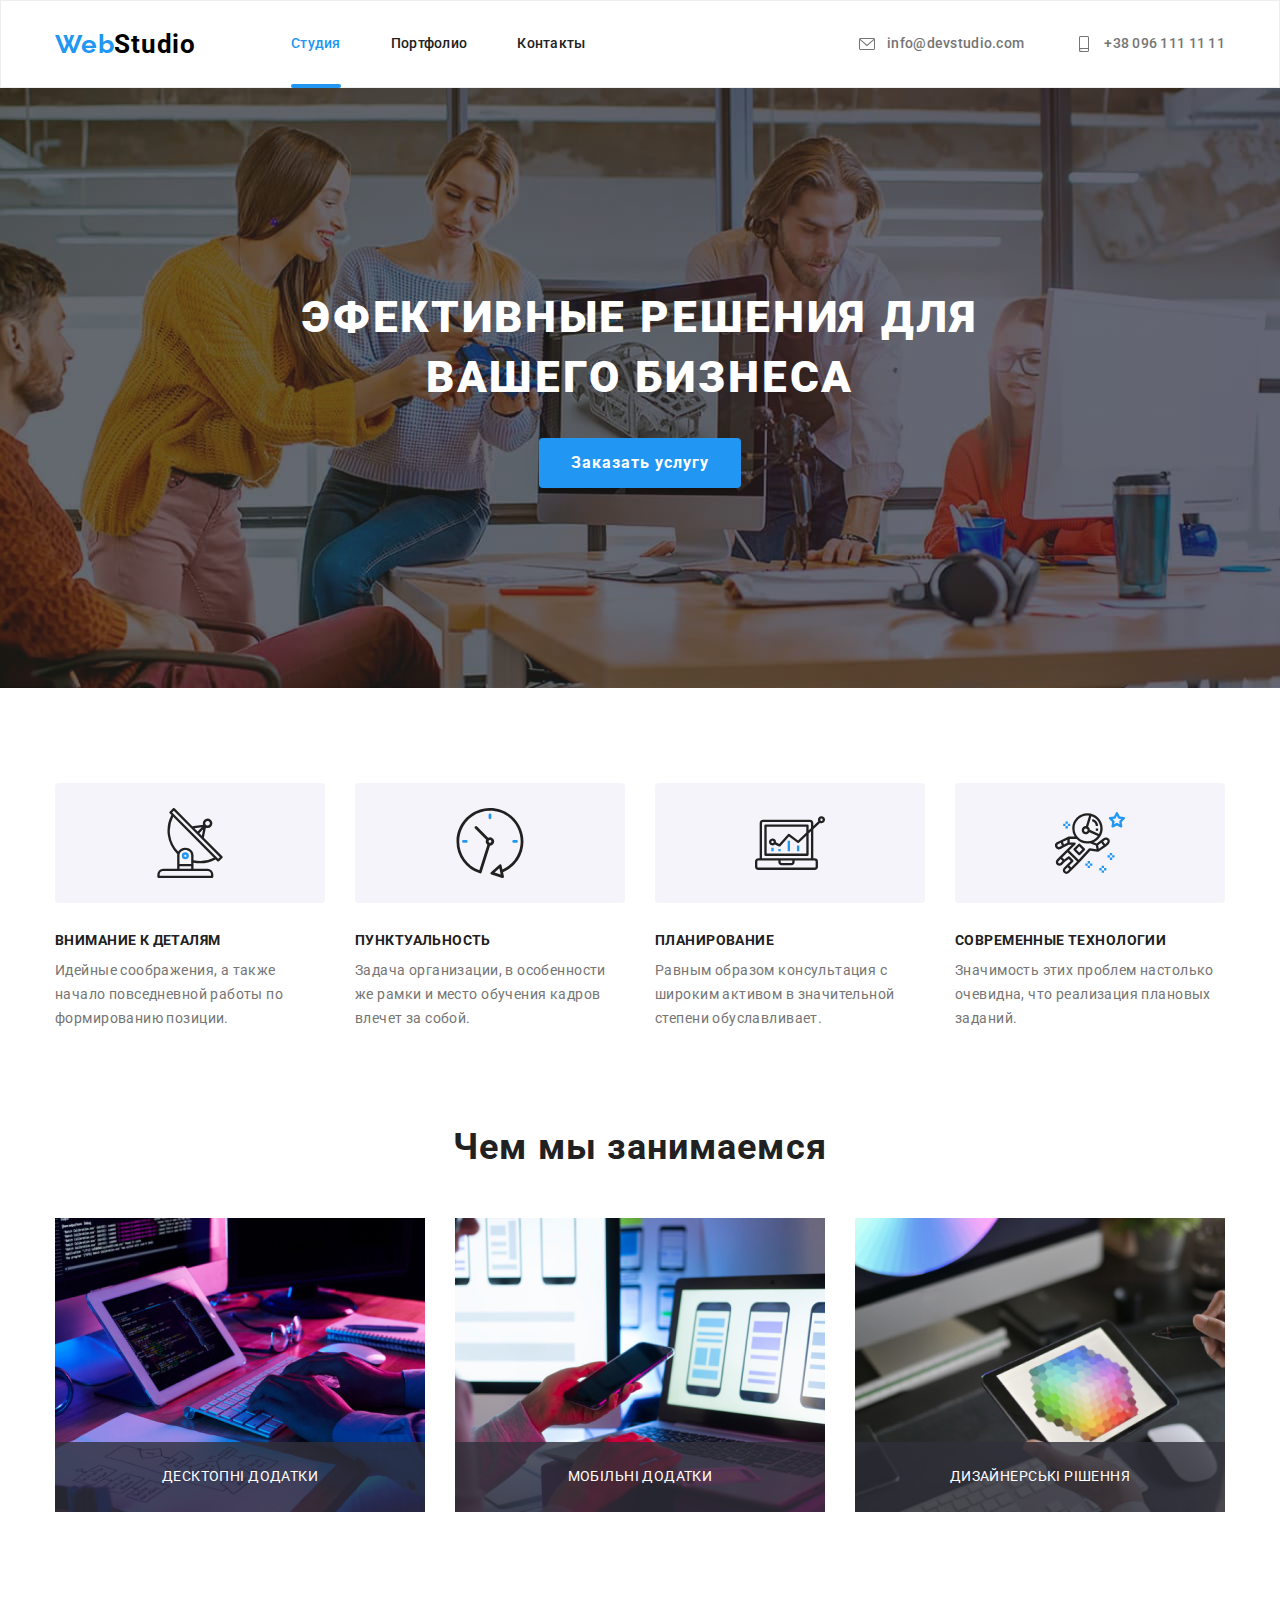
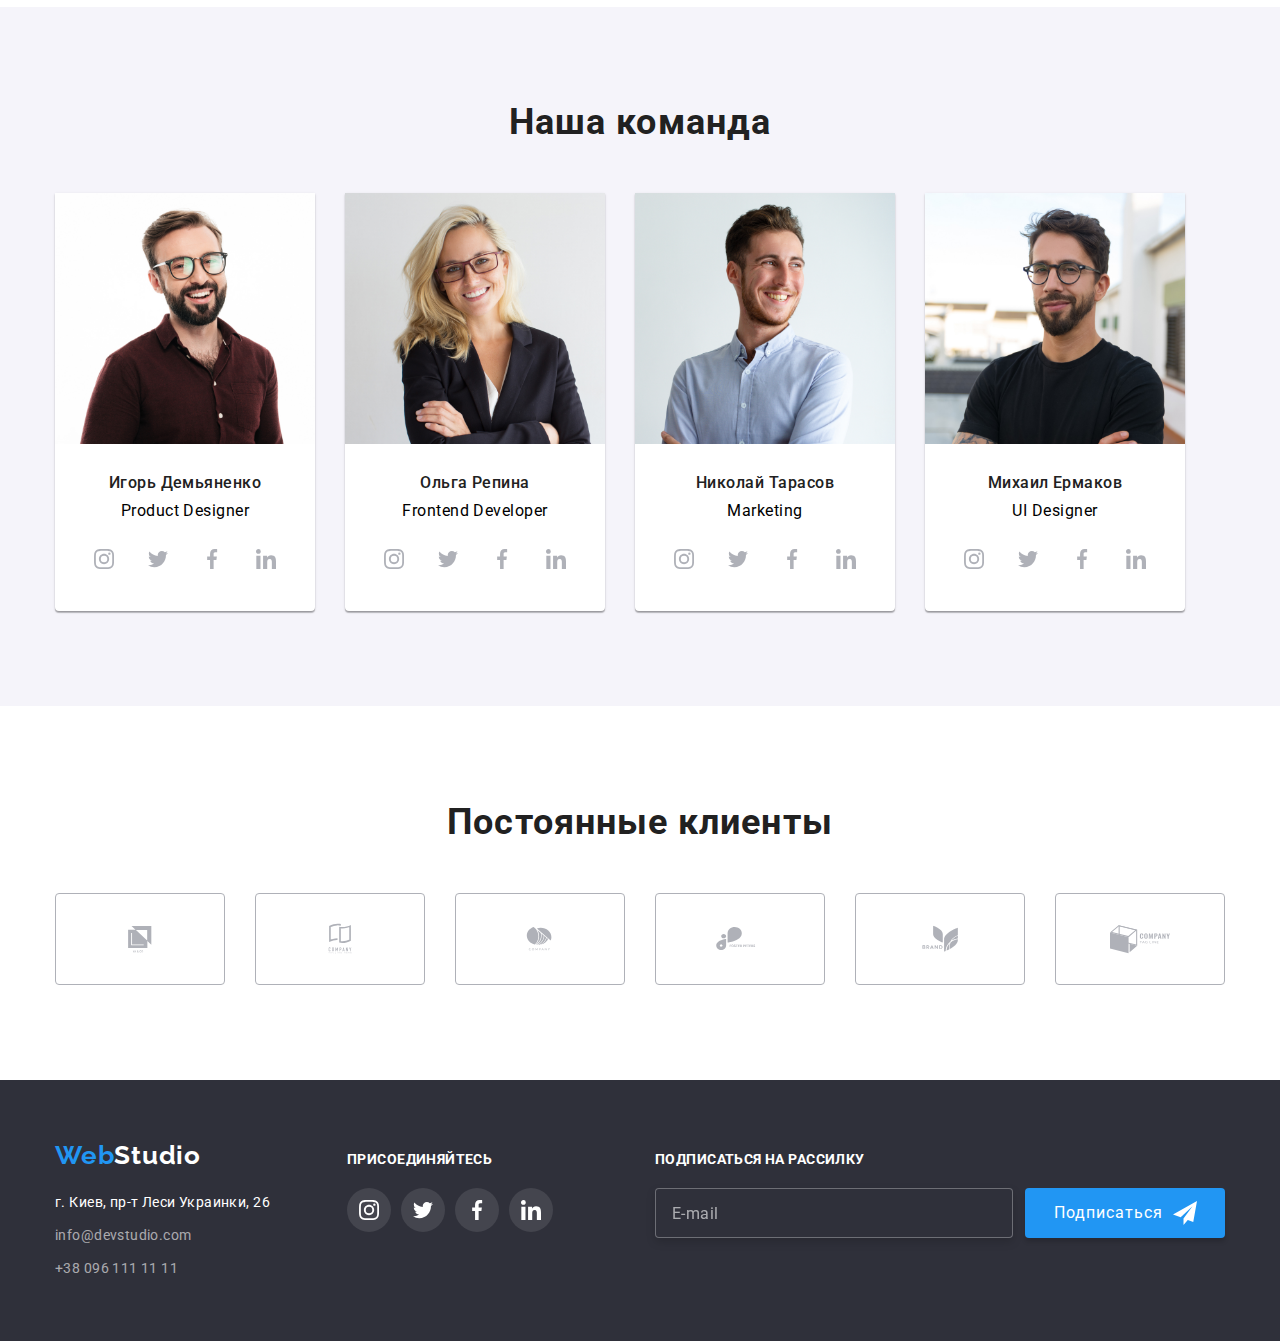
<file: index.html>
<!DOCTYPE html>
<html lang="ru">
  <head>
    <meta charset="UTF-8" />
    <meta http-equiv="X-UA-Compatible" content="IE=edge" />
    <meta name="viewport" content="width=device-width, initial-scale=1.0" />
    <title>WebStudio</title>
    <!-- шрифты -->
    <link
      href="https://fonts.googleapis.com/css2?family=Raleway:wght@700;900&family=Roboto:wght@400;500;700&display=swap"
      rel="stylesheet"
    />
    <!-- нормализация -->
    <link
      rel="stylesheet"
      href="https://cdnjs.cloudflare.com/ajax/libs/modern-normalize/1.0.0/modern-normalize.min.css"
    />
    <link rel="stylesheet" href="./css/style.css" />
    <link rel="preconnect" href="https://fonts.googleapis.com" />
    <link rel="preconnect" href="https://fonts.gstatic.com" crossorigin />
  </head>
  <body>
    <header class="header">
      <div class="container container-nav">
        <nav class="header-nav">
          <a class="logo" href="./index.html">
            <span class="span-logo">Web</span>Studio
          </a>
          <ul class="header-list list">
            <li class="header-item">
              <a href="./index.html" class="header-link active">Студия</a>
            </li>
            <li class="header-item">
              <a href="./portfolio.html" class="header-link">Портфолио</a>
            </li>
            <li class="header-item">
              <a href="" class="header-link">Контакты</a>
            </li>
          </ul>
        </nav>
        <ul class="header-contact list">
          <li class="header-item">
            <a href="mailto:info@devstudio.com" class="header-mail"
              ><svg class="header-tel-icon" width="10" height="16">
                <use href="./imag/symbol-defs.svg#icon-envelope"></use></svg
              >info@devstudio.com</a
            >
          </li>
          <li class="header-item">
            <a href="tel:+380961111111" class="header-mail"
              ><svg class="header-tel-icon" width="10" height="16">
                <use href="./imag/symbol-defs.svg#icon-smartphone"></use></svg
              >+38 096 111 11 11</a
            >
          </li>
        </ul>
      </div>
    </header>
    <!--Основной контент-->
    <main>
      <!--Герой-->
      <section class="hero">
        <div class="container hero-imag">
          <h1 class="hero-title">Эфективные решения для вашего бизнеса</h1>
          <button data-modal-open class="hero-but">Заказать услугу</button>
        </div>
      </section>

      <!-- Заказать услугу -->

      <!--Шапка сайта-->
      <section class="benefits">
        <div class="container">
          <ul class="benefits-list list">
            <li class="benefits-item">
              <div class="benefits-icon">
                <svg class="benefits-icon-svg" width="70" height="70">
                  <use href="./imag/symbol-defs.svg#icon-antenna"></use>
                </svg>
              </div>
              <h2 class="benefits-title">Внимание к деталям</h2>
              <p class="benefits-text">
                Идейные соображения, а также начало повседневной работы по
                формированию позиции.
              </p>
            </li>
            <li class="benefits-item">
              <div class="benefits-icon">
                <svg class="benefits-icon-svg" width="70" height="70">
                  <use href="./imag/symbol-defs.svg#icon-clock"></use>
                </svg>
              </div>
              <h2 class="benefits-title">Пунктуальность</h2>
              <p class="benefits-text">
                Задача организации, в особенности же рамки и место обучения
                кадров влечет за собой.
              </p>
            </li>
            <li class="benefits-item">
              <div class="benefits-icon">
                <svg class="benefits-icon-svg" width="70" height="70">
                  <use href="./imag/symbol-defs.svg#icon-diagram"></use>
                </svg>
              </div>
              <h2 class="benefits-title">Планирование</h2>
              <p class="benefits-text">
                Равным образом консультация с широким активом в значительной
                степени обуславливает.
              </p>
            </li>
            <li class="benefits-item">
              <div class="benefits-icon">
                <svg class="benefits-icon-svg" width="70" height="70">
                  <use href="./imag/symbol-defs.svg#icon-astronaut"></use>
                </svg>
              </div>
              <h2 class="benefits-title">Современные технологии</h2>
              <p class="benefits-text">
                Значимость этих проблем настолько очевидна, что реализация
                плановых заданий.
              </p>
            </li>
          </ul>
        </div>
      </section>
      <!--Чем мы занимаемся-->
      <section class="work">
        <div class="container">
          <h2 class="work-title">Чем мы занимаемся</h2>
          <ul class="work-list list">
            <li class="work-item">
              <img src="imag/occupation_one.jpg" alt="" width="370" />
              <p class="work-text">Десктопні додатки</p>
            </li>
            <li class="work-item">
              <img src="imag/occupation_two.jpg" alt="" width="370" />
              <p class="work-text">Мобільні додатки</p>
            </li>
            <li class="work-item">
              <img src="imag/occupation_three.jpg" alt="" width="370" />
              <p class="work-text">Дизайнерські рішення</p>
            </li>
          </ul>
        </div>
      </section>
      <!--Наша команда-->
      <section class="team">
        <div class="container">
          <h2 class="team-title">Наша команда</h2>
          <ul class="team-list list">
            <li class="team-item">
              <img src="imag/Igor.jpg" alt="Игорь Демьяненко" width="260" />
              <h3 class="team-title-name">Игорь Демьяненко</h3>
              <p class="team-text">Product Designer</p>
              <ul class="team-soc list">
                <li class="team-soc-item">
                  <a href="" class="item-soc-link link">
                    <svg class="item-soc-icon" width="20" height="20">
                      <use href="./imag/symbol-defs.svg#icon-instagram"></use>
                    </svg>
                  </a>
                </li>
                <li class="team-soc-item">
                  <a href="" class="item-soc-link link">
                    <svg class="item-soc-icon" width="20" height="20">
                      <use href="./imag/symbol-defs.svg#icon-twitter"></use>
                    </svg>
                  </a>
                </li>
                <li class="team-soc-item">
                  <a href="" class="item-soc-link link">
                    <svg class="item-soc-icon" width="20" height="20">
                      <use href="./imag/symbol-defs.svg#icon-facebook"></use>
                    </svg>
                  </a>
                </li>
                <li class="team-soc-item">
                  <a href="" class="item-soc-link link">
                    <svg class="item-soc-icon" width="20" height="20">
                      <use href="./imag/symbol-defs.svg#icon-linkedin"></use>
                    </svg>
                  </a>
                </li>
              </ul>
            </li>
            <li class="team-item">
              <img src="imag/olga.jpg" alt="Ольга Репина" width="260" />
              <h3 class="team-title-name">Ольга Репина</h3>
              <p class="team-text">Frontend Developer</p>
              <ul class="team-soc list">
                <li class="team-soc-item">
                  <a href="" class="item-soc-link link">
                    <svg class="item-soc-icon" width="20" height="20">
                      <use href="./imag/symbol-defs.svg#icon-instagram"></use>
                    </svg>
                  </a>
                </li>
                <li class="team-soc-item">
                  <a href="" class="item-soc-link link">
                    <svg class="item-soc-icon" width="20" height="20">
                      <use href="./imag/symbol-defs.svg#icon-twitter"></use>
                    </svg>
                  </a>
                </li>
                <li class="team-soc-item">
                  <a href="" class="item-soc-link link">
                    <svg class="item-soc-icon" width="20" height="20">
                      <use href="./imag/symbol-defs.svg#icon-facebook"></use>
                    </svg>
                  </a>
                </li>
                <li class="team-soc-item">
                  <a href="" class="item-soc-link link">
                    <svg class="item-soc-icon" width="20" height="20">
                      <use href="./imag/symbol-defs.svg#icon-linkedin"></use>
                    </svg>
                  </a>
                </li>
              </ul>
            </li>
            <li class="team-item">
              <img src="imag/nicolai.jpg" alt="Николай Тарасов" width="260" />
              <h3 class="team-title-name">Николай Тарасов</h3>
              <p class="team-text">Marketing</p>
              <ul class="team-soc list">
                <li class="team-soc-item">
                  <a href="" class="item-soc-link link">
                    <svg class="item-soc-icon" width="20" height="20">
                      <use href="./imag/symbol-defs.svg#icon-instagram"></use>
                    </svg>
                  </a>
                </li>
                <li class="team-soc-item">
                  <a href="" class="item-soc-link link">
                    <svg class="item-soc-icon" width="20" height="20">
                      <use href="./imag/symbol-defs.svg#icon-twitter"></use>
                    </svg>
                  </a>
                </li>
                <li class="team-soc-item">
                  <a href="" class="item-soc-link link">
                    <svg class="item-soc-icon" width="20" height="20">
                      <use href="./imag/symbol-defs.svg#icon-facebook"></use>
                    </svg>
                  </a>
                </li>
                <li class="team-soc-item">
                  <a href="" class="item-soc-link link">
                    <svg class="item-soc-icon" width="20" height="20">
                      <use href="./imag/symbol-defs.svg#icon-linkedin"></use>
                    </svg>
                  </a>
                </li>
              </ul>
            </li>
            <li class="team-item">
              <img src="imag/mihail.jpg" alt="Михаил Ермаков" width="260" />
              <h3 class="team-title-name">Михаил Ермаков</h3>
              <p class="team-text">UI Designer</p>
              <ul class="team-soc list">
                <li class="team-soc-item">
                  <a href="" class="item-soc-link link">
                    <svg class="item-soc-icon" width="20" height="20">
                      <use href="./imag/symbol-defs.svg#icon-instagram"></use>
                    </svg>
                  </a>
                </li>
                <li class="team-soc-item">
                  <a href="" class="item-soc-link link">
                    <svg class="item-soc-icon" width="20" height="20">
                      <use href="./imag/symbol-defs.svg#icon-twitter"></use>
                    </svg>
                  </a>
                </li>
                <li class="team-soc-item">
                  <a href="" class="item-soc-link link">
                    <svg class="item-soc-icon" width="20" height="20">
                      <use href="./imag/symbol-defs.svg#icon-facebook"></use>
                    </svg>
                  </a>
                </li>
                <li class="team-soc-item">
                  <a href="" class="item-soc-link link">
                    <svg class="item-soc-icon" width="20" height="20">
                      <use href="./imag/symbol-defs.svg#icon-linkedin"></use>
                    </svg>
                  </a>
                </li>
              </ul>
            </li>
          </ul>
        </div>
      </section>
      <!-- постоянные клиенты -->
      <section class="clients">
        <div class="container">
          <h2 class="clients-title">Постоянные клиенты</h2>
          <ul class="clients-list list">
            <li class="clients-item">
              <a href="" class="clients-link link">
                <svg class="clients-icon" width="106" height="60">
                  <use href="./imag/symbol-defs.svg#icon-Logo-1"></use>
                </svg>
              </a>
            </li>
            <li class="clients-item">
              <a href="" class="clients-link link">
                <svg class="clients-icon" width="106" height="60">
                  <use href="./imag/symbol-defs.svg#icon-Logo-2"></use>
                </svg>
              </a>
            </li>
            <li class="clients-item">
              <a href="" class="clients-link link">
                <svg class="clients-icon" width="106" height="60">
                  <use href="./imag/symbol-defs.svg#icon-Logo-3"></use>
                </svg>
              </a>
            </li>
            <li class="clients-item">
              <a href="" class="clients-link link">
                <svg class="clients-icon" width="106" height="60">
                  <use href="./imag/symbol-defs.svg#icon-Logo-4"></use>
                </svg>
              </a>
            </li>
            <li class="clients-item">
              <a href="" class="clients-link link">
                <svg class="clients-icon" width="106" height="60">
                  <use href="./imag/symbol-defs.svg#icon-Logo-5"></use>
                </svg>
              </a>
            </li>
            <li class="clients-item">
              <a href="" class="clients-link link">
                <svg class="clients-icon" width="106" height="60">
                  <use href="./imag/symbol-defs.svg#icon-Logo-6"></use>
                </svg>
              </a>
            </li>
          </ul>
        </div>
      </section>
    </main>
    <!--Подвал-->
    <footer class="footer">
      <div class="container">
        <div class="futer-contact">
          <a class="logo-futer" href="./index.html">
            <span class="span-logo">Web</span
            ><span class="span-studio">Studio</span></a
          >
          <address class="adres">
            <ul class="footer-list list">
              <li class="footer-item">
                <a
                  class="adres-gps"
                  href="https://goo.gl/maps/ThywqEjot6tUFqHi9"
                  >г. Киев, пр-т Леси Украинки, 26</a
                >
              </li>
              <li class="footer-item">
                <a class="adres-text" href="mailto:info@devstudio.com"
                  >info@devstudio.com</a
                >
              </li>
              <li class="footer-item">
                <a class="adres-text" href="tel:+380961111111"
                  >+38 096 111 11 11</a
                >
              </li>
            </ul>
          </address>
        </div>
        <div class="join-content">
          <p class="join-title">присоединяйтесь</p>
          <ul class="join-list list">
            <li class="join-item">
              <a href="" class="join-soc-link">
                <svg class="join-soc-icon" width="20" height="20">
                  <use href="./imag/symbol-defs.svg#icon-instagram"></use>
                </svg>
              </a>
            </li>
            <li class="join-item">
              <a href="" class="join-soc-link">
                <svg class="join-soc-icon" width="20" height="20">
                  <use href="./imag/symbol-defs.svg#icon-twitter"></use>
                </svg>
              </a>
            </li>
            <li class="join-item">
              <a href="" class="join-soc-link">
                <svg class="join-soc-icon" width="20" height="20">
                  <use href="./imag/symbol-defs.svg#icon-facebook"></use>
                </svg>
              </a>
            </li>
            <li class="join-item">
              <a href="" class="join-soc-link">
                <svg class="join-soc-icon" width="20" height="20">
                  <use href="./imag/symbol-defs.svg#icon-linkedin"></use>
                </svg>
              </a>
            </li>
          </ul>
        </div>

        <!-- Подписатся -->
        <form class="form-sextion">
          <p class="form-futer-title">Подписаться на рассилку</p>
          <div class="form-futer">
            <label class="form-futer-label" for="email-futer"></label>
            <input
              class="form-futer-input"
              type="email"
              name="email"
              id="email-futer"
              placeholder="E-mail"
              required
            />

            <button type="submit" class="form-futer-batton">Подписаться</button>
            <svg class="form-icon" width="24" height="24">
              <use href="./imag/symbol-defs.svg#icon-plane"></use>
            </svg>
          </div>
        </form>
      </div>
    </footer>
    <!-- модальное окно -->
    <div class="backdrop is-hidden" data-modal>
      <div class="modal">
        <div class="modal-icon-close">
          <svg data-modal-close class="modal-icon" width="30" height="30">
            <use href="./imag/symbol-defs.svg#icon-close1"></use>
          </svg>
        </div>
        <p class="form-title">Оставьте свои данные, мы вам перезвоним</p>

        <form class="form" autocomplete="off">
          <div class="form-field">
            <label class="form-lable" for="name">Імя</label>
            <div class="form-div">
              <input
                class="form-input"
                type="text"
                name="name"
                id="name"
                autofocus
                required
              />
              <svg class="form-input-icon" width="18" height="18">
                <use href="./imag/symbol-defs.svg#icon-person"></use>
              </svg>
            </div>
          </div>
          <div class="form-field">
            <label class="form-lable" for="tel">Телефон</label>
            <div class="form-div">
              <input
                class="form-input"
                type="tel"
                name="tel"
                id="tel"
                required
              />
              <svg class="form-input-icon" width="18" height="18">
                <use href="./imag/symbol-defs.svg#icon-phone"></use>
              </svg>
            </div>
          </div>
          <div class="form-field">
            <label class="form-lable" for="email">Почта</label>
            <div class="form-div">
              <input
                class="form-input"
                type="email"
                name="email"
                id="email"
                required
              />
              <svg class="form-input-icon" width="18" height="18">
                <use href="./imag/symbol-defs.svg#icon-email"></use>
              </svg>
            </div>
          </div>
          <div class="form-coment">
            <label class="form-lable" for="coment">Коментарий</label>
            <textarea
              class="form-texterea"
              name="coment"
              id="coment"
              placeholder="Введите текст"
            ></textarea>
          </div>

          <div class="form-checkbox">
            <input
              class="checkbox visually-hiden"
              type="checkbox"
              name="agreement"
              id="agreement"
              value="true"
            />
            <label for="agreement" class="checkbox-label">
              <span>
                <svg class="checkbox-icon" width="13" height="10">
                  <use href="./imag/symbol-defs.svg#icon-checkbox"></use>
                </svg>
              </span>
              Соглашаюсь с розсылкой и принимаю &nbsp;
              <a href="" class="checkbox-link">Условия договора</a></label
            >
          </div>

          <button type="submit" class="form-batton">Отправить</button>
        </form>
      </div>
    </div>

    <script src="./js/modal.js"></script>
  </body>
</html>
</file>
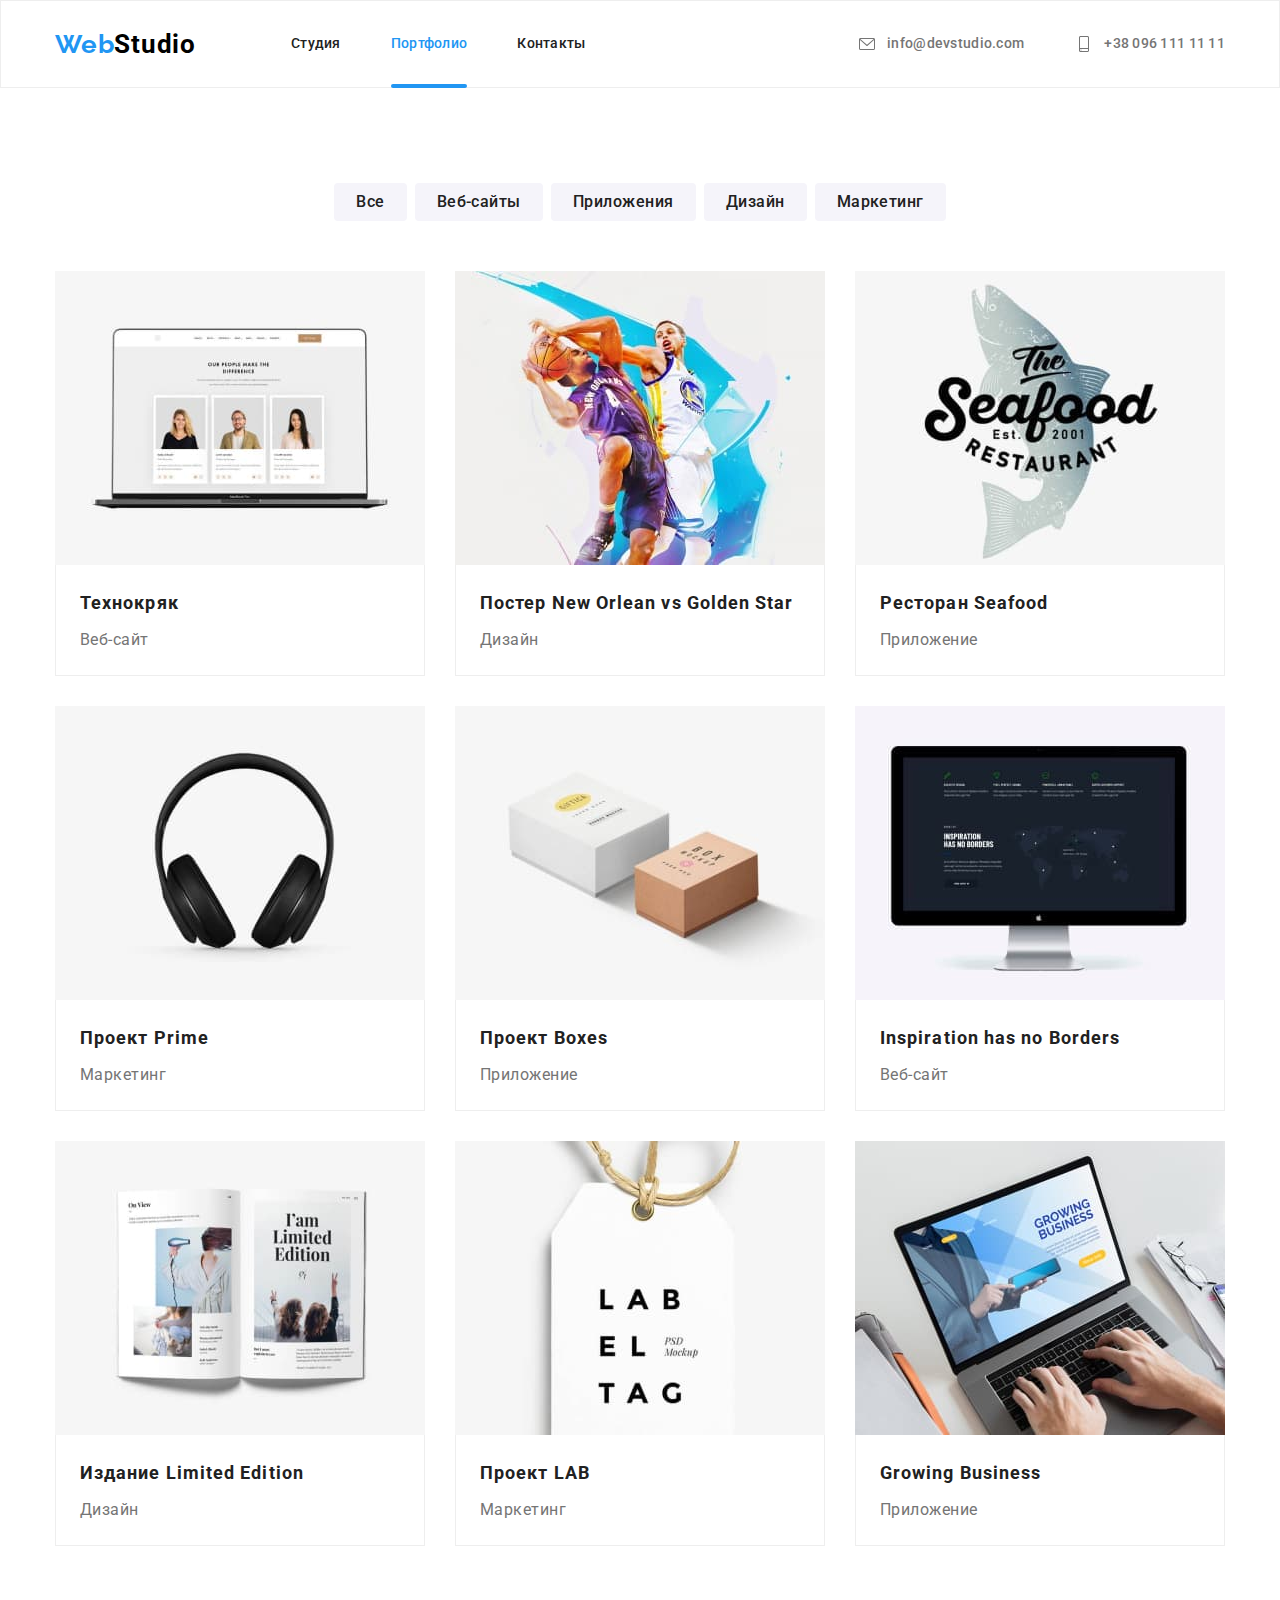
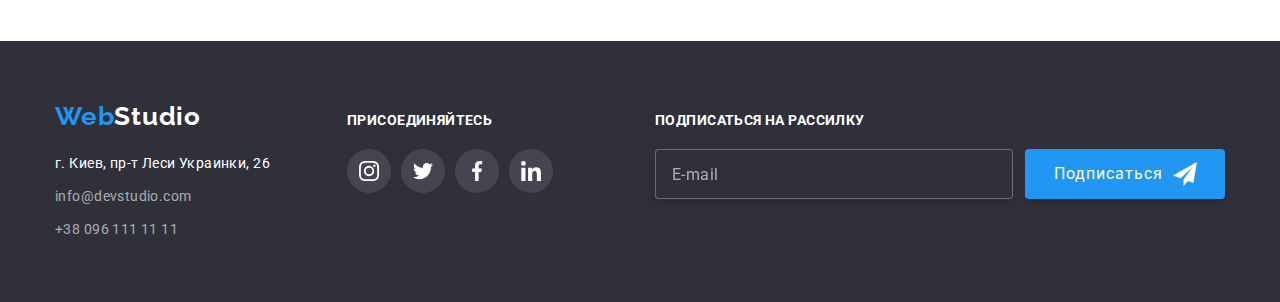
<file: portfolio.html>
<!DOCTYPE html>
<html lang="ru">
  <head>
    <meta charset="UTF-8" />
    <meta http-equiv="X-UA-Compatible" content="IE=edge" />
    <meta name="viewport" content="width=device-width, initial-scale=1.0" />
    <title>WebStudio</title>
    <!-- шрифты -->
    <link
      href="https://fonts.googleapis.com/css2?family=Raleway:wght@700;900&family=Roboto:wght@400;500;700&display=swap"
      rel="stylesheet"
    />
    <!-- нормализация -->
    <link
      rel="stylesheet"
      href="https://cdnjs.cloudflare.com/ajax/libs/modern-normalize/1.0.0/modern-normalize.min.css"
    />
    <link rel="stylesheet" href="./css/style.css" />
    <link rel="preconnect" href="https://fonts.googleapis.com" />
    <link rel="preconnect" href="https://fonts.gstatic.com" crossorigin />
  </head>
  <body>
    <header class="header">
      <div class="container container-nav">
        <nav class="header-nav">
          <a class="logo" href="./index.html">
            <span class="span-logo">Web</span>Studio
          </a>
          <ul class="header-list list">
            <li class="header-item">
              <a href="./index.html" class="header-link">Студия</a>
            </li>
            <li class="header-item">
              <a href="" class="header-link active">Портфолио</a>
            </li>
            <li class="header-item">
              <a href="" class="header-link">Контакты</a>
            </li>
          </ul>
        </nav>
        <ul class="header-contact list">
          <li class="header-item">
            <a href="mailto:info@devstudio.com" class="header-mail"
              ><svg class="header-tel-icon" width="10" height="16">
                <use href="./imag/symbol-defs.svg#icon-envelope"></use></svg
              >info@devstudio.com</a
            >
          </li>
          <li class="header-item">
            <a href="tel:+380961111111" class="header-mail"
              ><svg class="header-tel-icon" width="10" height="16">
                <use href="./imag/symbol-defs.svg#icon-smartphone"></use></svg
              >+38 096 111 11 11</a
            >
          </li>
        </ul>
      </div>
    </header>

    <!--Портфолио-->
    <h1 class="portf-non">Портфолио</h1>
    <section class="portfolio">
      <div class="container">
        <ul class="list-nav list">
          <li class="list-nav__item">
            <button type="button" class="list-nav__btn">Все</button>
          </li>
          <li class="list-nav__item">
            <button type="button" class="list-nav__btn">Веб-сайты</button>
          </li>
          <li class="list-nav__item">
            <button type="button" class="list-nav__btn">Приложения</button>
          </li>
          <li class="list-nav__item">
            <button type="button" class="list-nav__btn">Дизайн</button>
          </li>
          <li class="list-nav__item">
            <button type="button" class="list-nav__btn">Маркетинг</button>
          </li>
        </ul>
        <ul class="portfolio-list list">
          <li class="portfolio-item">
            <a href="" class="portfolio-link">
              <div class="portfolio-tumb">
                <img
                  src="imag/tehnopark.jpg"
                  alt="Вебсайт"
                  width="370"
                  height="294"
                />
                <p class="portfolio-text-action">
                  Ресурс пропонує комплексні пропозиції з різним рівнем
                  функціоналу та сервісів. Все це дозволить відвідувачу отримати
                  вичерпні відомості про компанію чи приватну особу.
                </p>
              </div>

              <div class="portfolio-naim">
                <h2 class="portfolio-title">Технокряк</h2>
                <p class="portfolio-text">Веб-сайт</p>
              </div>
            </a>
          </li>

          <li class="portfolio-item">
            <a class="portfolio-link" href="">
              <div class="portfolio-tumb">
                <img
                  src="imag/poster-new-orlean.jpg"
                  alt="Постер нового орлеана"
                  width="370"
                  height="294"
                />
                <p class="portfolio-text-action">
                  Ресурс пропонує комплексні пропозиції з різним рівнем
                  функціоналу та сервісів. Все це дозволить відвідувачу отримати
                  вичерпні відомості про компанію чи приватну особу.
                </p>
              </div>
              <div class="portfolio-naim">
                <h2 class="portfolio-title">
                  Постер New Orlean vs Golden Star
                </h2>
                <p class="portfolio-text">Дизайн</p>
              </div>
            </a>
          </li>

          <li class="portfolio-item">
            <a class="portfolio-link" href="">
              <div class="portfolio-tumb">
                <img
                  src="imag/restoran.jpg"
                  alt="Приложение ресторана"
                  width="370"
                  height="294"
                />
                <p class="portfolio-text-action">
                  Ресурс пропонує комплексні пропозиції з різним рівнем
                  функціоналу та сервісів. Все це дозволить відвідувачу отримати
                  вичерпні відомості про компанію чи приватну особу.
                </p>
              </div>

              <div class="portfolio-naim">
                <h2 class="portfolio-title">Ресторан Seafood</h2>
                <p class="portfolio-text">Приложение</p>
              </div>
            </a>
          </li>

          <li class="portfolio-item">
            <a class="portfolio-link" href="">
              <div class="portfolio-tumb">
                <img
                  src="imag/project-prime.jpg"
                  alt=" проект прайм"
                  width="370"
                  height="294"
                />
                <p class="portfolio-text-action">
                  Ресурс пропонує комплексні пропозиції з різним рівнем
                  функціоналу та сервісів. Все це дозволить відвідувачу отримати
                  вичерпні відомості про компанію чи приватну особу.
                </p>
              </div>
              <div class="portfolio-naim">
                <h2 class="portfolio-title">Проект Prime</h2>
                <p class="portfolio-text">Маркетинг</p>
              </div>
            </a>
          </li>

          <li class="portfolio-item">
            <a class="portfolio-link" href="">
              <div class="portfolio-tumb">
                <img
                  src="imag/project-boxes.jpg"
                  alt="Проек коробки"
                  width="370"
                  height="294"
                />
                <p class="portfolio-text-action">
                  Ресурс пропонує комплексні пропозиції з різним рівнем
                  функціоналу та сервісів. Все це дозволить відвідувачу отримати
                  вичерпні відомості про компанію чи приватну особу.
                </p>
              </div>
              <div class="portfolio-naim">
                <h2 class="portfolio-title">Проект Boxes</h2>
                <p class="portfolio-text">Приложение</p>
              </div>
            </a>
          </li>

          <li class="portfolio-item">
            <a class="portfolio-link" href="">
              <div class="portfolio-tumb">
                <img
                  src="imag/borders.jpg"
                  alt="Сайт Вдохновение не имеет границ"
                  width="370"
                  height="294"
                />
                <p class="portfolio-text-action">
                  Ресурс пропонує комплексні пропозиції з різним рівнем
                  функціоналу та сервісів. Все це дозволить відвідувачу отримати
                  вичерпні відомості про компанію чи приватну особу.
                </p>
              </div>
              <div class="portfolio-naim">
                <h2 class="portfolio-title">Inspiration has no Borders</h2>
                <p class="portfolio-text">Веб-сайт</p>
              </div>
            </a>
          </li>

          <li class="portfolio-item">
            <a class="portfolio-link" href="">
              <div class="portfolio-tumb">
                <img
                  src="imag/limited-edition.jpg"
                  alt="Издание книги"
                  width="370"
                  height="294"
                />
                <p class="portfolio-text-action">
                  Ресурс пропонує комплексні пропозиції з різним рівнем
                  функціоналу та сервісів. Все це дозволить відвідувачу отримати
                  вичерпні відомості про компанію чи приватну особу.
                </p>
              </div>
              <div class="portfolio-naim">
                <h2 class="portfolio-title">Издание Limited Edition</h2>
                <p class="portfolio-text">Дизайн</p>
              </div>
            </a>
          </li>

          <li class="portfolio-item">
            <a class="portfolio-link" href="">
              <div class="portfolio-tumb">
                <img src="imag/lab.jpg" alt="проект" width="370" height="294" />
                <p class="portfolio-text-action">
                  Ресурс пропонує комплексні пропозиції з різним рівнем
                  функціоналу та сервісів. Все це дозволить відвідувачу отримати
                  вичерпні відомості про компанію чи приватну особу.
                </p>
              </div>
              <div class="portfolio-naim">
                <h2 class="portfolio-title">Проект LAB</h2>
                <p class="portfolio-text">Маркетинг</p>
              </div>
            </a>
          </li>

          <li class="portfolio-item">
            <a class="portfolio-link" href="">
              <div class="portfolio-tumb">
                <img
                  src="imag/groving.jpg"
                  alt="Растущий бизнес"
                  width="370"
                  height="294"
                />
                <p class="portfolio-text-action">
                  Ресурс пропонує комплексні пропозиції з різним рівнем
                  функціоналу та сервісів. Все це дозволить відвідувачу отримати
                  вичерпні відомості про компанію чи приватну особу.
                </p>
              </div>
              <div class="portfolio-naim">
                <h2 class="portfolio-title">Growing Business</h2>
                <p class="portfolio-text">Приложение</p>
              </div>
            </a>
          </li>
        </ul>
      </div>
    </section>

    <footer class="footer">
      <div class="container">
        <div class="futer-contact">
          <a class="logo-futer" href="./index.html">
            <span class="span-logo">Web</span
            ><span class="span-studio">Studio</span></a
          >
          <address class="adres">
            <ul class="footer-list list">
              <li class="footer-item">
                <a
                  class="adres-gps"
                  href="https://goo.gl/maps/ThywqEjot6tUFqHi9"
                  >г. Киев, пр-т Леси Украинки, 26</a
                >
              </li>
              <li class="footer-item">
                <a class="adres-text" href="mailto:info@devstudio.com"
                  >info@devstudio.com</a
                >
              </li>
              <li class="footer-item">
                <a class="adres-text" href="tel:+380961111111"
                  >+38 096 111 11 11</a
                >
              </li>
            </ul>
          </address>
        </div>
        <div class="join-content">
          <p class="join-title">присоединяйтесь</p>
          <ul class="join-list list">
            <li class="join-item">
              <a href="" class="join-soc-link">
                <svg class="join-soc-icon" width="20" height="20">
                  <use href="./imag/symbol-defs.svg#icon-instagram"></use>
                </svg>
              </a>
            </li>

            <li class="join-item">
              <a href="" class="join-soc-link">
                <svg class="join-soc-icon" width="20" height="20">
                  <use href="./imag/symbol-defs.svg#icon-twitter"></use>
                </svg>
              </a>
            </li>
            <li class="join-item">
              <a href="" class="join-soc-link">
                <svg class="join-soc-icon" width="20" height="20">
                  <use href="./imag/symbol-defs.svg#icon-facebook"></use>
                </svg>
              </a>
            </li>
            <li class="join-item">
              <a href="" class="join-soc-link">
                <svg class="join-soc-icon" width="20" height="20">
                  <use href="./imag/symbol-defs.svg#icon-linkedin"></use>
                </svg>
              </a>
            </li>
          </ul>
        </div>
        <!-- Подписатся -->
        <form class="form-sextion">
          <p class="form-futer-title">Подписаться на рассилку</p>
          <div class="form-futer">
            <label class="form-futer-label" for="email"></label>
            <input
              class="form-futer-input"
              type="email"
              name="email"
              id="email"
              placeholder="E-mail"
              required
            />

            <button type="submit" class="form-futer-batton">Подписаться</button>
            <svg class="form-icon" width="24" height="24">
              <use href="./imag/symbol-defs.svg#icon-plane"></use>
            </svg>
          </div>
        </form>
      </div>
    </footer>
  </body>
</html>
</file>
<file: css/style.css>
html {
  box-sizing: border-box;
}
*.,
*::before,
*::after {
  box-sizing: inherit;
}
:root {
  --timing-cubic: cubic-bezier(0.4, 0, 0.2, 1);
}
body {
  margin: 0;
  font-family: 'Raleway', sans-serif;

  font-family: 'Roboto', sans-serif;

  background: #ffffff;
}
h1,
h2,
h3,
h4,
h5,
h6,
p {
  margin: 0;
}
img {
  display: block;
  min-width: 100%;
  height: auto;
}

ul {
  margin: 0;
  padding: 0;
  list-style: 0;
}

a {
  text-decoration: none;
}

address {
  font-style: normal;
}
.visually-hiden {
  position: absolute;
  white-space: nowrap;
  width: 1px;
  height: 1px;
  overflow: hidden;
  border: 0;
  padding: 0;
  clip: rect(0 0 0 0);
  clip-path: inset(50%);
  margin: -1px;
}
/* Скидівание точекв в li */
.list {
  list-style: none;
}
.container {
  width: 1200px;
  padding-right: 15px;
  padding-left: 15px;
  margin-right: auto;
  margin-left: auto;
}

/* heder */
.header {
  background-color: #ffffff;
  border: 1px solid #eeeeee;
}

.container-nav {
  display: flex;
  align-items: center;
}

/* Логотип */
.span-logo {
  font-family: 'Raleway';
  font-style: normal;
  font-weight: 700;
  font-size: 26px;
  line-height: 1.19;
  letter-spacing: 0.03em;
  color: #2196f3;
}

.logo {
  font-weight: 700;
  font-size: 26px;
  line-height: 1.19;
  letter-spacing: 0.03em;
  color: #000000;
}

.span-logo,
.logo {
  text-decoration: none;
}

.header-list .header-item + .header-item {
  margin-left: 50px;
}

.header-nav {
  display: flex;
  align-items: center;
}

.header-list {
  display: flex;
  margin-left: 95px;
}

.header-contact {
  display: flex;
  margin-left: auto;
}

.header-contact .header-item:not(:last-child) {
  margin-right: 50px;
}

/* header ссылки */

.header-link {
  /* relativ dobavil */
  position: relative;
  display: block;
  padding-top: 35px;
  padding-bottom: 35px;
  text-decoration: none;
  color: #212121;
  font-weight: 500;
  font-size: 14px;
  line-height: 1.14;
  letter-spacing: 0.02em;
  cursor: pointer;
  transition: color 250ms cubic-bezier(0.4, 0, 0.2, 1);
}
/* подчеркивание   */
.active {
  color: #2196f3;
}
.active::after {
  position: absolute;
  display: block;
  content: '';
  bottom: -1px;
  right: 0;
  width: 100%;
  background-color: #2196f3;
  height: 4px;
  border-radius: 2px;
}

/* header емеил и тел */
.header-contact {
  display: flex;
}

.header-tel-icon {
  margin-right: 10px;
  fill: #757575;
  height: 16px;
  width: 20px;
  fill: currentColor;
}

.header-mail {
  display: flex;
  align-items: center;
  font-style: normal;
  font-weight: 500;
  font-size: 14px;
  line-height: 1.14;
  letter-spacing: 0.02em;
  color: #757575;
  padding-top: 35px;
  padding-bottom: 35px;
  transition: color 250ms cubic-bezier(0.4, 0, 0.2, 1);
}

/* Эфект ховер навидение */

.header-link:hover,
.header-link:focus {
  color: #2196f3;
}

.header-mail:hover,
.header-mail:focus,
.header-tel-icon:hover,
.header-tel-icon:focus {
  color: #2196f3;
  transition: background-color 250ms cubic-bezier(0.4, 0, 0.2, 1),
    color 250ms cubic-bezier(0.4, 0, 0.2, 1);
}

/* Герой */

.hero-title {
  font-weight: 900;
  font-size: 44px;
  line-height: 1.36;
  text-align: center;
  letter-spacing: 0.06em;
  text-transform: uppercase;
  color: #ffffff;
  width: 700px;
  margin: 0 auto;
  margin-bottom: 30px;
}
.hero {
  margin-right: auto;
  margin-left: auto;
  background-repeat: no-repeat;
  background-position: center;
  background-size: cover;
  max-width: 1600px;
  padding: 200px 0;
  background-color: #2f303a;
  background-image: linear-gradient(
      to right,
      rgba(49, 58, 47, 0.4),
      rgba(47, 48, 58, 0.4)
    ),
    url(../imag/Img-hero.jpg);
  /* background-image: url(../imag/Img-Overlay.png), url(../imag/Img-hero.jpg); */
}

.hero-but {
  display: block;
  margin: 0 auto;
  border-radius: 4px;
  padding: 10px 32px;
  font-weight: 700;
  font-size: 16px;
  line-height: 1.88;
  align-items: center;
  text-align: center;
  letter-spacing: 0.06em;
  color: #ffffff;
  background-color: #2196f3;
  box-shadow: 0px 4px 4px rgba(0, 0, 0, 0.15);
  cursor: pointer;
  border-width: 0;

  transition: background-color 250ms cubic-bezier(0.4, 0, 0.2, 1),
    color 250ms cubic-bezier(0.4, 0, 0.2, 1);
  /* transition-property: background-color, color;
  transition-duration: 250ms;
  transition-timing-function: cubic-bezier(0.4, 0, 0.2, 1); */
}
.hero-but:hover {
  color: #2196f3;
  background-color: #ffffff;
}

/* Шапка сайта */
.benefits {
  padding-bottom: 95px;
  padding-top: 95px;
}
.benefits-list {
  display: flex;
  border-radius: 4px;
  /* margin-right: 30px; */
}
.benefits-icon {
  display: flex;
  background-color: #f5f4fa;
  width: 270px;
  height: 120px;
  margin-bottom: 30px;
  border-radius: 4px;
  align-items: center;
  justify-content: center;
}

.benefits-item {
  margin-right: 30px;
}

.benefits-item:last-child {
  margin-right: 0px;
}

.benefits-title {
  font-weight: 700;
  font-size: 14px;
  line-height: 1.14;
  letter-spacing: 0.03em;
  text-transform: uppercase;
  color: #212121;
  margin-bottom: 10px;
}

.benefits-text {
  font-weight: 400;
  font-size: 14px;
  line-height: 1.71;
  letter-spacing: 0.03em;
  color: #757575;
}

/* Чем мы занимаемся */
.work {
  padding-bottom: 95px;
}
.work-title {
  font-weight: 700;
  font-size: 36px;
  line-height: 42px;
  text-align: center;
  letter-spacing: 0.03em;
  color: #212121;
  margin-bottom: 50px;
}

.work-list {
  display: flex;
  gap: 30px;
}
.work-item {
  position: relative;
  width: calc((100% - 60px) / 3);
  max-width: 100%;
  height: auto;
}

.work-text {
  display: flex;
  position: absolute;
  bottom: 0px;
  font-size: 14px;
  line-height: 1.14;
  letter-spacing: 0.03em;
  text-transform: uppercase;
  align-items: center;
  justify-content: center;

  width: 100%;
  height: 70px;

  color: #ffffff;
  background-color: rgba(47, 48, 58, 0.8);
}

/* Наша команда */
.team {
  background: #f5f4fa;
  padding-bottom: 95px;
  padding-top: 95px;
}

.team-title {
  font-weight: 700;
  font-size: 36px;
  line-height: 1.16;
  text-align: center;
  letter-spacing: 0.03em;
  color: #212121;
  margin-bottom: 50px;
}

.team-list {
  display: flex;
  gap: 30px;
}
.team-item {
  background: #ffffff;
  box-shadow: 0px 1px 3px rgba(0, 0, 0, 0.12), 0px 1px 1px rgba(0, 0, 0, 0.14),
    0px 2px 1px rgba(0, 0, 0, 0.2);
  border-radius: 0px 0px 4px 4px;
}

.team-title-name {
  font-weight: 500;
  font-size: 16px;
  line-height: 1.18;
  text-align: center;
  letter-spacing: 0.03em;
  color: #212121;
  text-align: center;
  padding-top: 30px;
  margin-bottom: 10px;
}

.team-text {
  font-weight: 400;
  font-size: 16px;
  line-height: 1.18;
  text-align: center;
  letter-spacing: 0.03em;
  fill: currentColor;
  margin-bottom: 16px;
}
.team-soc {
  display: flex;
  justify-content: center;
  gap: 10px;
  padding-bottom: 30px;
}

.item-soc-link {
  width: 44px;
  height: 44px;
  border-radius: 50%;
  background-color: #ffffff;
  display: flex;
  align-items: center;
  justify-content: center;

  fill: #afb1b8;
  transition: background-color 250ms cubic-bezier(0.4, 0, 0.2, 1),
    fill 250ms cubic-bezier(0.4, 0, 0.2, 1);
}
.item-soc-link:hover,
.item-soc-link:focus {
  background-color: #2196f3;
  fill: #ffffff;
}
/* <!-- постоянные клиенты --> */
.clients {
  background: #ffffff;
  padding-bottom: 95px;
  padding-top: 95px;
}
.clients-title {
  /* font-weight: 700; */
  font-size: 36px;
  line-height: calc(42 / 36);
  margin-bottom: 50px;
  text-align: center;
  letter-spacing: 0.03em;
  color: #212121;
}
.clients-list {
  display: flex;
  gap: 30px;
  justify-content: center;
}

.clients-link {
  display: flex;
  width: 170px;
  height: 92px;
  align-items: center;
  justify-content: center;
  border: 1px solid #afb1b8;
  border-radius: 4px;
  /* background-color: #ffffff; */
  color: #afb1b8;
  transition: color 250ms cubic-bezier(0.4, 0, 0.2, 1),
    border-color 250ms cubic-bezier(0.4, 0, 0.2, 1);
}
.clients-link {
  fill: currentColor;
}
.clients-link:hover,
.clients-link:focus {
  border-color: #2196f3;
  color: #2196f3;
}

/* Подвал */
.footer {
  background: #2f303a;
  padding-top: 60px;
  padding-bottom: 60px;
}
.footer .container {
  display: flex;
  align-items: baseline;
  justify-content: space-between;
}
.logo-futer {
  display: block;
  margin-bottom: 20px;
}
.span-studio {
  font-family: 'Raleway';
  font-weight: 700;
  font-size: 26px;
  line-height: 31px;
  letter-spacing: 0.03em;
  color: #ffffff;
}

.footer-item {
  margin-bottom: 9px;
  transition: color 250ms cubic-bezier(0.4, 0, 0.2, 1);
}
.footer-item:last-child {
  margin-bottom: 0px;
}
.adres-gps {
  font-style: normal;
  font-weight: 400;
  font-size: 14px;
  line-height: 1.71;
  letter-spacing: 0.03em;
  color: #ffffff;
  text-decoration: none;
  transition: color 250ms cubic-bezier(0.4, 0, 0.2, 1);
}

.adres-text {
  font-style: normal;
  font-weight: 400;
  font-size: 14px;
  line-height: 1.71;
  letter-spacing: 0.03em;
  color: rgba(255, 255, 255, 0.6);
  transition: color 250ms cubic-bezier(0.4, 0, 0.2, 1);
}

.adres-gps:hover,
.adres-text:hover,
.adres-gps:focus,
.adres-text:focus {
  color: #2196f3;
}

/* присоиденяйтесь */

.join-content {
  width: 206px;
  height: 80px;
  margin-left: 70px;
}
.join-title {
  font-weight: 700;
  font-size: 14px;
  line-height: 1.14;
  letter-spacing: 0.03em;
  text-transform: uppercase;
  color: #ffffff;
  margin-bottom: 20px;
}
.join-list {
  display: flex;
  justify-content: center;
  gap: 10px;
}
.join-soc-link {
  display: flex;
  width: 44px;
  height: 44px;
  align-items: center;
  justify-content: center;
  border-radius: 50%;
  background-color: rgba(255, 255, 255, 0.1);
  fill: #ffffff;
  transition: background-color 250ms cubic-bezier(0.4, 0, 0.2, 1);
}

.join-soc-link:hover,
.join-soc-link:focus {
  background-color: #2196f3;
}
/* Форма в подвале футере */

.form-sextion {
  margin-left: 95px;
}
.form-futer-title {
  font-weight: 700;
  font-size: 14px;
  line-height: 1.14;
  letter-spacing: 0.03em;
  text-transform: uppercase;

  margin-bottom: 20px;

  color: #ffffff;
}

.form-futer {
  position: relative;
  display: flex;
}
.form-futer-input {
  outline: transparent;
  display: block;
  width: 358px;
  height: 50px;
  margin: 0;
  font-weight: 400;
  font-size: 16px;
  padding-left: 16px;
  line-height: 1.25;
  color: rgba(255, 255, 255, 0.6);
  background: #2f303a;
  border: 1px solid rgba(255, 255, 255, 0.3);
  filter: drop-shadow(0px 4px 4px rgba(0, 0, 0, 0.15));
  border-radius: 4px;
  transition: border 250ms cubic-bezier(0.4, 0, 0.2, 1);
}

.form-futer input::placeholder {
  font-weight: 400;
  font-size: 16px;
  line-height: 1.25;
  display: flex;
  align-items: center;
  letter-spacing: 0.03em;
  color: rgba(255, 255, 255, 0.6);
}
.form-icon {
  position: absolute;
  fill: #ffffff;
  top: 50%;
  right: 28px;

  transform: translateY(-50%);
}

.form-futer-batton {
  width: 200px;
  height: 50px;
  margin-left: 12px;
  position: relative;
  display: block;
  outline: transparent;
  cursor: pointer;
  align-items: center;
  text-align: center;
  letter-spacing: 0.06em;
  font-size: 16px;
  line-height: 1.87x;
  padding: 10px 62px 10px 29px;
  color: #ffffff;
  background-color: #2196f3;
  box-shadow: 0px 4px 4px rgba(0, 0, 0, 0.15);
  border-radius: 4px;
  border-width: 0;
}
.form-futer:focus-within > .form-futer-input {
  border: 1px solid #2196f3;
}

/* портфолио */

.portfolio {
  padding-top: 95px;
  padding-bottom: 95px;
}
.list-nav {
  display: flex;
  justify-content: center;
  margin-bottom: 50px;
}

.portf-non {
  display: none;
}

.list-nav__btn {
  border: 0;
  font-weight: 500;
  font-size: 16px;
  line-height: 1.62;
  text-align: center;
  letter-spacing: 0.03em;
  background-color: #f5f4fa;
  color: #212121;
  cursor: pointer;
  border-radius: 4px;
  padding: 6px 22px;

  transition: background-color 250ms cubic-bezier(0.4, 0, 0.2, 1),
    color 250ms cubic-bezier(0.4, 0, 0.2, 1),
    box-shadow 250ms cubic-bezier(0.4, 0, 0.2, 1);
}

.list-nav .list-nav__item:not(:last-child) {
  margin-right: 8px;
}

.list-nav__btn:hover,
.list-nav__btn:focus {
  background-color: #2196f3;
  color: #ffffff;
  box-shadow: 0px 3px 1px rgba(0, 0, 0, 0.1), 0px 1px 2px rgba(0, 0, 0, 0.08),
    0px 2px 2px rgba(0, 0, 0, 0.12);
}

.portfolio-list {
  display: flex;
  flex-wrap: wrap;
  padding: 0;
  list-style: none;
  margin: -15px;
}

.portfolio-item {
  width: 370px;
  margin: 15px;
}
.portfolio-tumb {
  position: relative;
  overflow: hidden;
}

.portfolio-text-action {
  position: absolute;
  display: inline-block;
  padding: 63px 24px;
  top: 0;
  left: 0;
  font-weight: 400;
  font-size: 18px;
  line-height: 1.56;
  letter-spacing: 0.03em;
  color: #ffffff;
  background-color: rgba(33, 150, 243, 0.9);
  opacity: 0;
  transition: transform 250ms cubic-bezier(0.4, 0, 0.2, 1),
    opacity 250ms cubic-bezier(0.4, 0, 0.2, 1);
  transform: translateY(100%);
}

.portfolio-item:hover .portfolio-text-action {
  transform: translateY(0);
}
.portfolio-link {
  transition: box-shadow 250ms cubic-bezier(0.4, 0, 0.2, 1);
}
.portfolio-link:hover .portfolio-text-action {
  transform: translateY(0);
  opacity: 1;
}
.portfolio-link:focus .portfolio-text-action {
  transform: translateY(0);
}
.portfolio-link:hover,
.portfolio-link:focus {
  display: block;
  box-shadow: 0px 1px 1px rgba(0, 0, 0, 0.12), 0px 4px 4px rgba(0, 0, 0, 0.06),
    1px 4px 6px rgba(0, 0, 0, 0.16);
  cursor: pointer;
}

.portfolio-naim {
  padding: 20px 24px;
  border-bottom: 1px solid #eeeeee;
  border-left: 1px solid #eeeeee;
  border-right: 1px solid #eeeeee;
}
.portfolio-title {
  font-weight: 700;
  font-size: 18px;
  line-height: 2;
  letter-spacing: 0.06em;
  color: #212121;
  margin-top: 0px;
  margin-bottom: 4px;
}

.portfolio-text {
  font-weight: 400;
  font-size: 16px;
  line-height: 1.88;
  letter-spacing: 0.03em;
  color: #757575;
}
/* backdrop */
.backdrop {
  position: fixed;
  top: 0;
  left: 0;
  width: 100%;
  height: 100%;
  background-color: rgba(0, 0, 0, 0.2);

  opacity: 1;
  transition: opacity 250ms cubic-bezier(0.4, 0, 0.2, 1),
    visibility 250ms cubic-bezier(0.4, 0, 0.2, 1);
}
.backdrop.is-hidden {
  visibility: hidden;
  opacity: 0;
  pointer-events: none;
}

.modal {
  position: absolute;
  top: 50%;
  left: 50%;
  transform: translate(-50%, -50%) scale(1);
  width: 530px;
  height: 580px;
  padding: 40px;
  border-radius: 4px;
  background: #ffffff;
  box-shadow: 0px 1px 3px rgb(0 0 0 / 12%), 0px 1px 1px rgb(0 0 0 / 14%),
    0px 2px 1px rgb(0 0 0 / 20%);
  transition: transform 250ms cubic-bezier(0.4, 0, 0.2, 1);
}
.backdrop.is-hidden .modal {
  transform: translate(-50%, -50%) scale(0);
}
.modal-icon {
  position: absolute;
  width: 30px;
  height: 30px;
  top: 10px;
  right: 10px;
  cursor: pointer;
  border-radius: 50%;
  outline: transparent;
  padding: 6px;
  background-color: #ffffff;
  border: 1px solid rgba(0, 0, 0, 0.1);
  transition: fill 250ms cubic-bezier(0.4, 0, 0.2, 1),
    border 250ms cubic-bezier(0.4, 0, 0.2, 1);
}

.modal-icon:hover {
  fill: #2196f3;
  border: 1px solid #2196f3;
}

/* ФОРМЫ */
.Form {
  display: block;
  margin: 0;
}
.form-field {
  margin-bottom: 10px;
}
.form-title {
  display: block;
  font-weight: 700;
  font-size: 20px;
  line-height: 1.15;
  text-align: center;
  letter-spacing: 0.03em;
  margin-bottom: 12px;

  color: #212121;
}

.form-lable {
  display: flex;
  flex-direction: column;
  margin-bottom: 4px;

  font-size: 12px;
  line-height: 1.16;
  letter-spacing: 0.01em;

  color: #757575;
}
.form-div {
  position: relative;
}
.form-input {
  padding-left: 40px;
  width: 100%;
  height: 40px;
  left: 576px;
  top: 450px;
  font-size: 12px;
  line-height: 14px;
  letter-spacing: 0.01em;
  outline: transparent;
  color: #757575;
  border: 1px solid rgba(33, 33, 33, 0.2);
  border-radius: 4px;
  transition: border 250ms cubic-bezier(0.4, 0, 0.2, 1);
}
.form-input-icon {
  position: absolute;
  top: 50%;
  left: 12px;
  transform: translateY(-50%);
  transition: fill 250ms cubic-bezier(0.4, 0, 0.2, 1);
}
/* Бокс  с коментарием */
.form-coment {
  margin-bottom: 20px;
}
.form-texterea {
  display: block;
  resize: none;
  width: 100%;
  height: 120px;
  font-size: 12px;
  line-height: 14px;
  letter-spacing: 0.01em;
  color: #757575;

  outline: transparent;
  padding: 12px 16px;
  border: 1px solid rgba(33, 33, 33, 0.2);
  border-radius: 4px;
  transition: border 250ms cubic-bezier(0.4, 0, 0.2, 1);
}
.form-textera::placeholder {
  font-size: 12px;
  line-height: 14px;
  letter-spacing: 0.01em;
  color: rgba(117, 117, 117, 0.5);
}

.checkbox-label {
  display: flex;
  align-items: center;
  font-weight: 400;
  font-size: 14px;
  line-height: 1.71;
  letter-spacing: 0.03em;
  justify-content: center;
  color: #757575;
}
.checkbox-label span {
  display: flex;
  align-items: center;
  justify-content: center;

  width: 16px;
  height: 15px;
  border: 1px solid #212121;
  border-radius: 2px;
  margin-right: 10px;
  transition: border 250ms cubic-bezier(0.4, 0, 0.2, 1),
    background-color 250ms cubic-bezier(0.4, 0, 0.2, 1);
}

.checkbox-icon {
  fill: transparent;
  transition: fill 250ms cubic-bezier(0.4, 0, 0.2, 1);
}
.checkbox-link {
  font-weight: 400;
  font-size: 14px;
  line-height: 1.71;
  letter-spacing: 0.03em;
  text-decoration-line: underline;

  color: #2196f3;
}

.form-checkbox {
  margin-bottom: 30px;
}
.checkbox:checked + .checkbox-label span {
  background-color: #2196f3;
  border: 0;
}
.checkbox:focus + .checkbox-label span {
  border-color: #2196f3;
}
.checkbox:checked + .checkbox-label .checkbox-icon {
  fill: #ffffff;
}

/* .checkbox-label {
  display: flex;
  align-items: center;
} */
/* .checkbox-label::before {
  content: '';
  width: 16px;
  height: 15px;
  border: 2px solid #303030;
  border-radius: 2px;
  margin-right: 10px;
} */

.form-batton {
  display: block;
  margin: 0 auto;
  align-items: center;
  width: 200px;
  height: 50px;
  color: #ffffff;
  background: #2196f3;
  box-shadow: 0px 4px 4px rgba(0, 0, 0, 0.15);
  border-radius: 4px;
  border-width: 0;
}
.form-input:focus ~ .form-input-icon {
  fill: #2196f3;
}

.form-div:focus-within > .form-input {
  border: 1px solid #2196f3;
}

.form-coment:focus-within > .form-texterea {
  border: 1px solid #2196f3;
}
</file>
